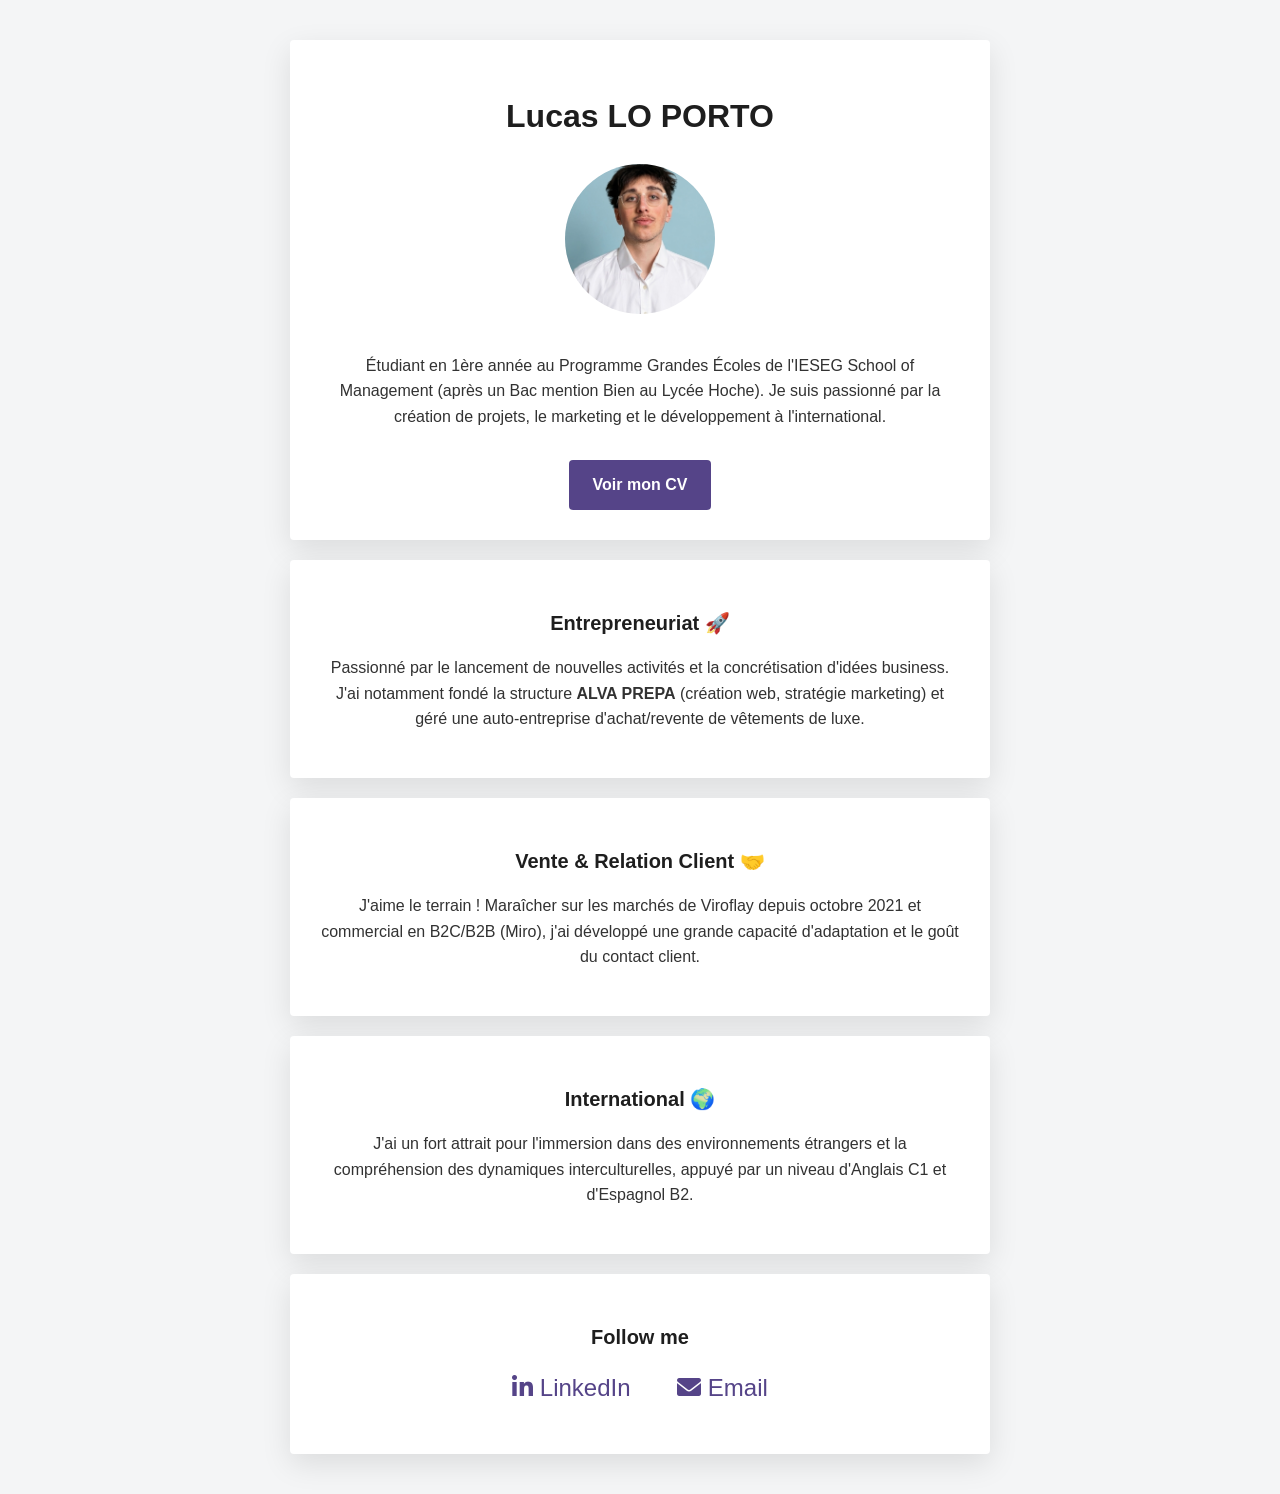
<file: index.html>
<!DOCTYPE html>
<html lang="fr">
<head>
  <meta charset="utf-8">
  <title>Profil de Lucas Lo Porto</title>
  <meta name="description" content="Profil de Lucas Lo Porto, étudiant à l'IESEG et passionné d'entrepreneuriat.">
  <link rel="stylesheet" href="index.css">
  <link rel="stylesheet" href="https://cdnjs.cloudflare.com/ajax/libs/font-awesome/6.0.0/css/all.min.css">
</head>
<body>

  <div class="container">
    
    <div class="card-white" id="introduction">
      <h1>Lucas LO PORTO</h1>
      <img src="photo_pro.jpg" alt="Photo de Lucas" class="img-circle">
      <p>
        Étudiant en 1ère année au Programme Grandes Écoles de l'IESEG School of Management (après un Bac mention Bien au Lycée Hoche). Je suis passionné par la création de projets, le marketing et le développement à l'international.
      </p>
      <a href="cv.pdf" target="_blank" class="btn-blue">Voir mon CV</a>
    </div>

    <div class="card-white">
      <h2>Entrepreneuriat 🚀</h2>
      <p>
        Passionné par le lancement de nouvelles activités et la concrétisation d'idées business. J'ai notamment fondé la structure <strong>ALVA PREPA</strong> (création web, stratégie marketing) et géré une auto-entreprise d'achat/revente de vêtements de luxe.
      </p>
    </div>

    <div class="card-white">
      <h2>Vente & Relation Client 🤝</h2>
      <p>
        J'aime le terrain ! Maraîcher sur les marchés de Viroflay depuis octobre 2021 et commercial en B2C/B2B (Miro), j'ai développé une grande capacité d'adaptation et le goût du contact client.
      </p>
    </div>

    <div class="card-white">
      <h2>International 🌍</h2>
      <p>
        J'ai un fort attrait pour l'immersion dans des environnements étrangers et la compréhension des dynamiques interculturelles, appuyé par un niveau d'Anglais C1 et d'Espagnol B2.
      </p>
    </div>

    <div class="card-white">
      <h2>Follow me</h2>
      <ul class="list-inline">
        <li>
          <a href="https://www.linkedin.com/in/lucas-lo-porto-91b397384/" target="_blank">
            <i class="fab fa-linkedin-in"></i> LinkedIn
          </a>
        </li>
        <li>
          <a href="mailto:lucas.loporto@yahoo.com" target="_blank">
            <i class="fas fa-envelope"></i> Email
          </a>
        </li>
      </ul>
    </div>

  </div>

</body>
</html>
</file>
<file: index.css>
/* --- Design global (Body) --- */
body {
  background-color: #F4F5F6;
  font-family: 'Helvetica', 'Arial', sans-serif;
  color: rgb(50, 50, 50);
  font-size: 16px;
  line-height: 1.6;
  margin: 0;
}

/* --- Design des En-têtes --- */
h1, h2, h3 {
  font-family: 'Helvetica', 'Arial', sans-serif;
  color: rgb(30, 30, 30);
}

h1 {
  font-size: 32px;
  font-weight: bold;
}

h2 {
  font-size: 20px;
  font-weight: bold;
}

/* --- Design des liens par défaut --- */
a {
  color: #554488;
  text-decoration: none;
  transition: color 0.3s ease;
}

a:hover {
  color: #332255;
}

/* --- Le Conteneur centré --- */
.container {
  width: 700px;
  margin: 40px auto;
}

/* --- La carte blanche (composant réutilisable) --- */
.card-white {
  background: white;
  padding: 30px;
  border-radius: 4px;
  box-shadow: 0 10px 30px rgba(0, 0, 0, 0.1);
  margin-bottom: 20px;
  text-align: center;
}

/* --- Image ronde --- */
.img-circle {
  border-radius: 50%;
  width: 150px;
  height: 150px;
  object-fit: cover;
  margin-bottom: 15px;
}

/* --- Le bouton "Voir mon CV" --- */
.btn-blue {
  display: inline-block;
  padding: 12px 24px;
  color: white;
  background-color: #554488;
  border-radius: 4px;
  transition: background 0.3s ease;
  margin-top: 15px;
  font-weight: bold;
}

.btn-blue:hover {
  background-color: #332255;
  color: white;
  text-decoration: none;
}

/* --- La liste horizontale du footer --- */
.list-inline {
  list-style: none;
  padding-left: 0px;
}

.list-inline > li {
  display: inline;
  padding: 0px 20px;
}

.list-inline > li > a {
  font-size: 24px; /* Pour grossir les icônes */
}
</file>
